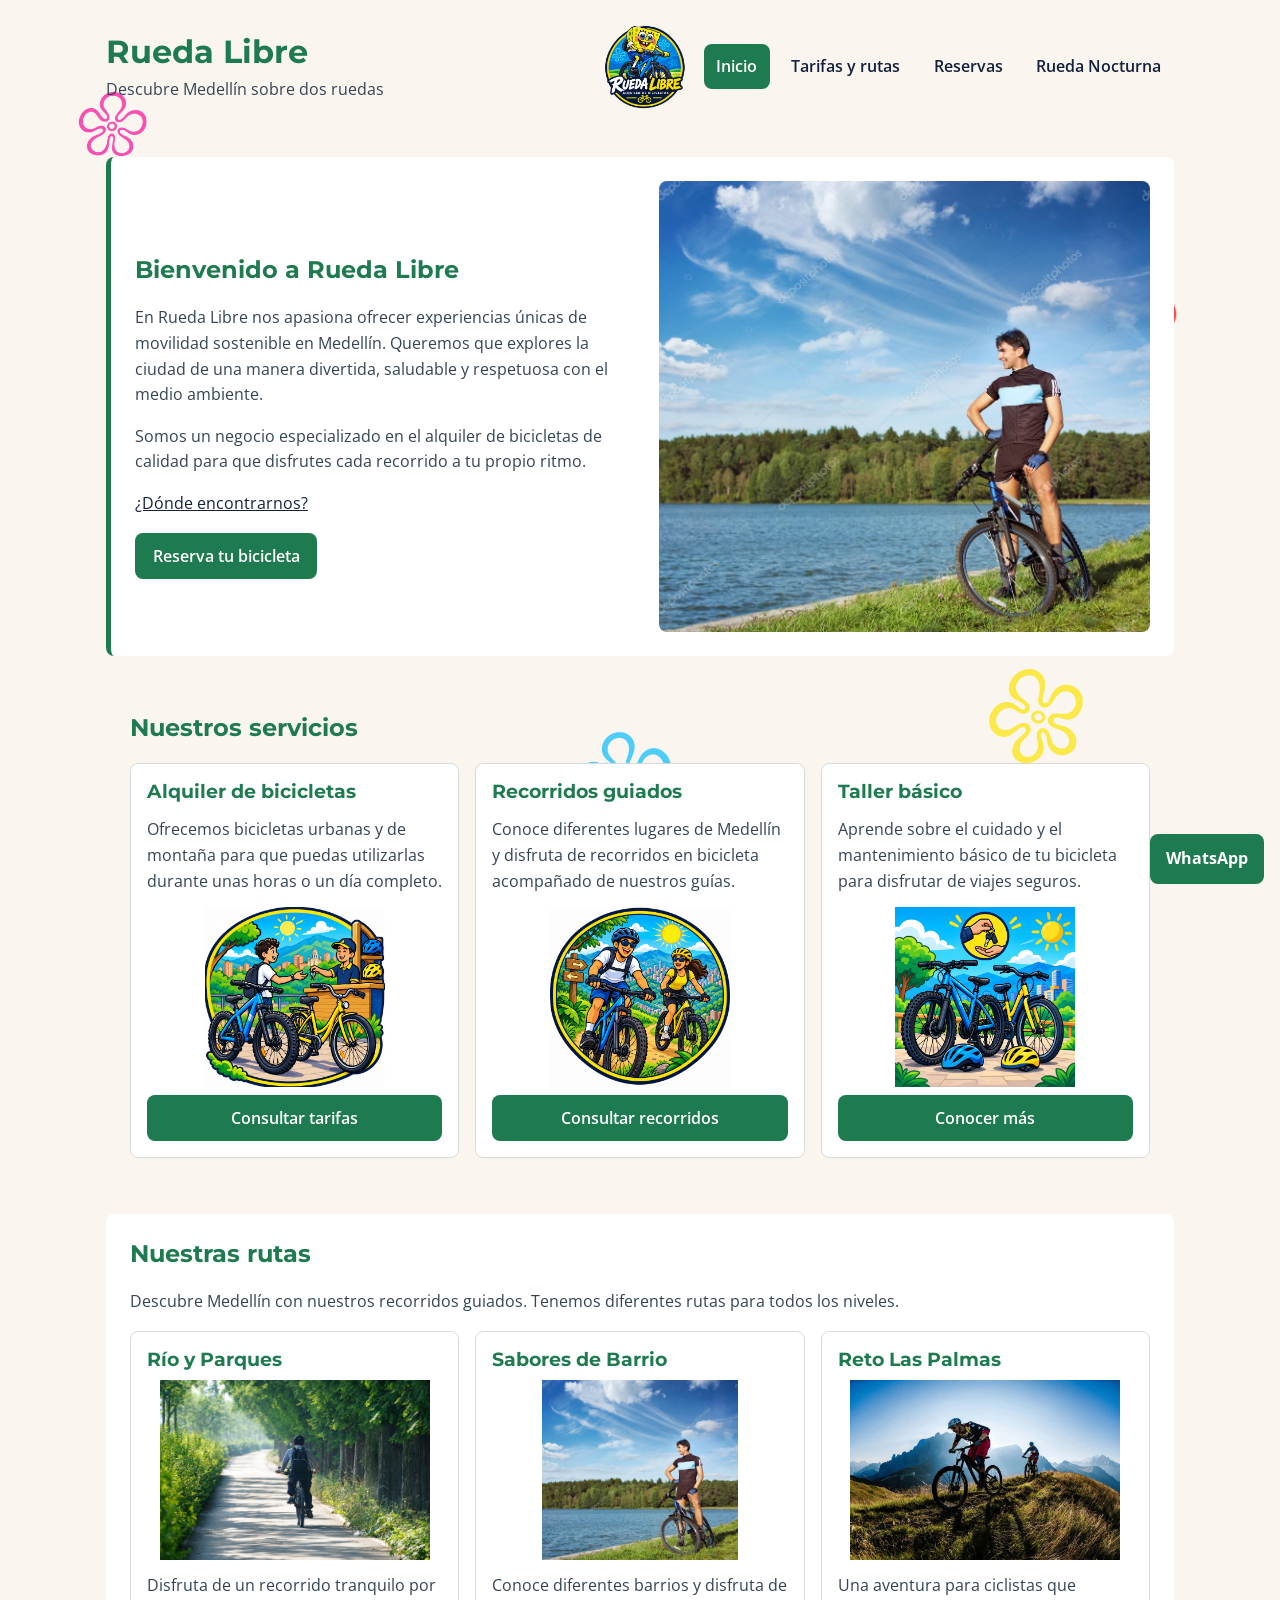
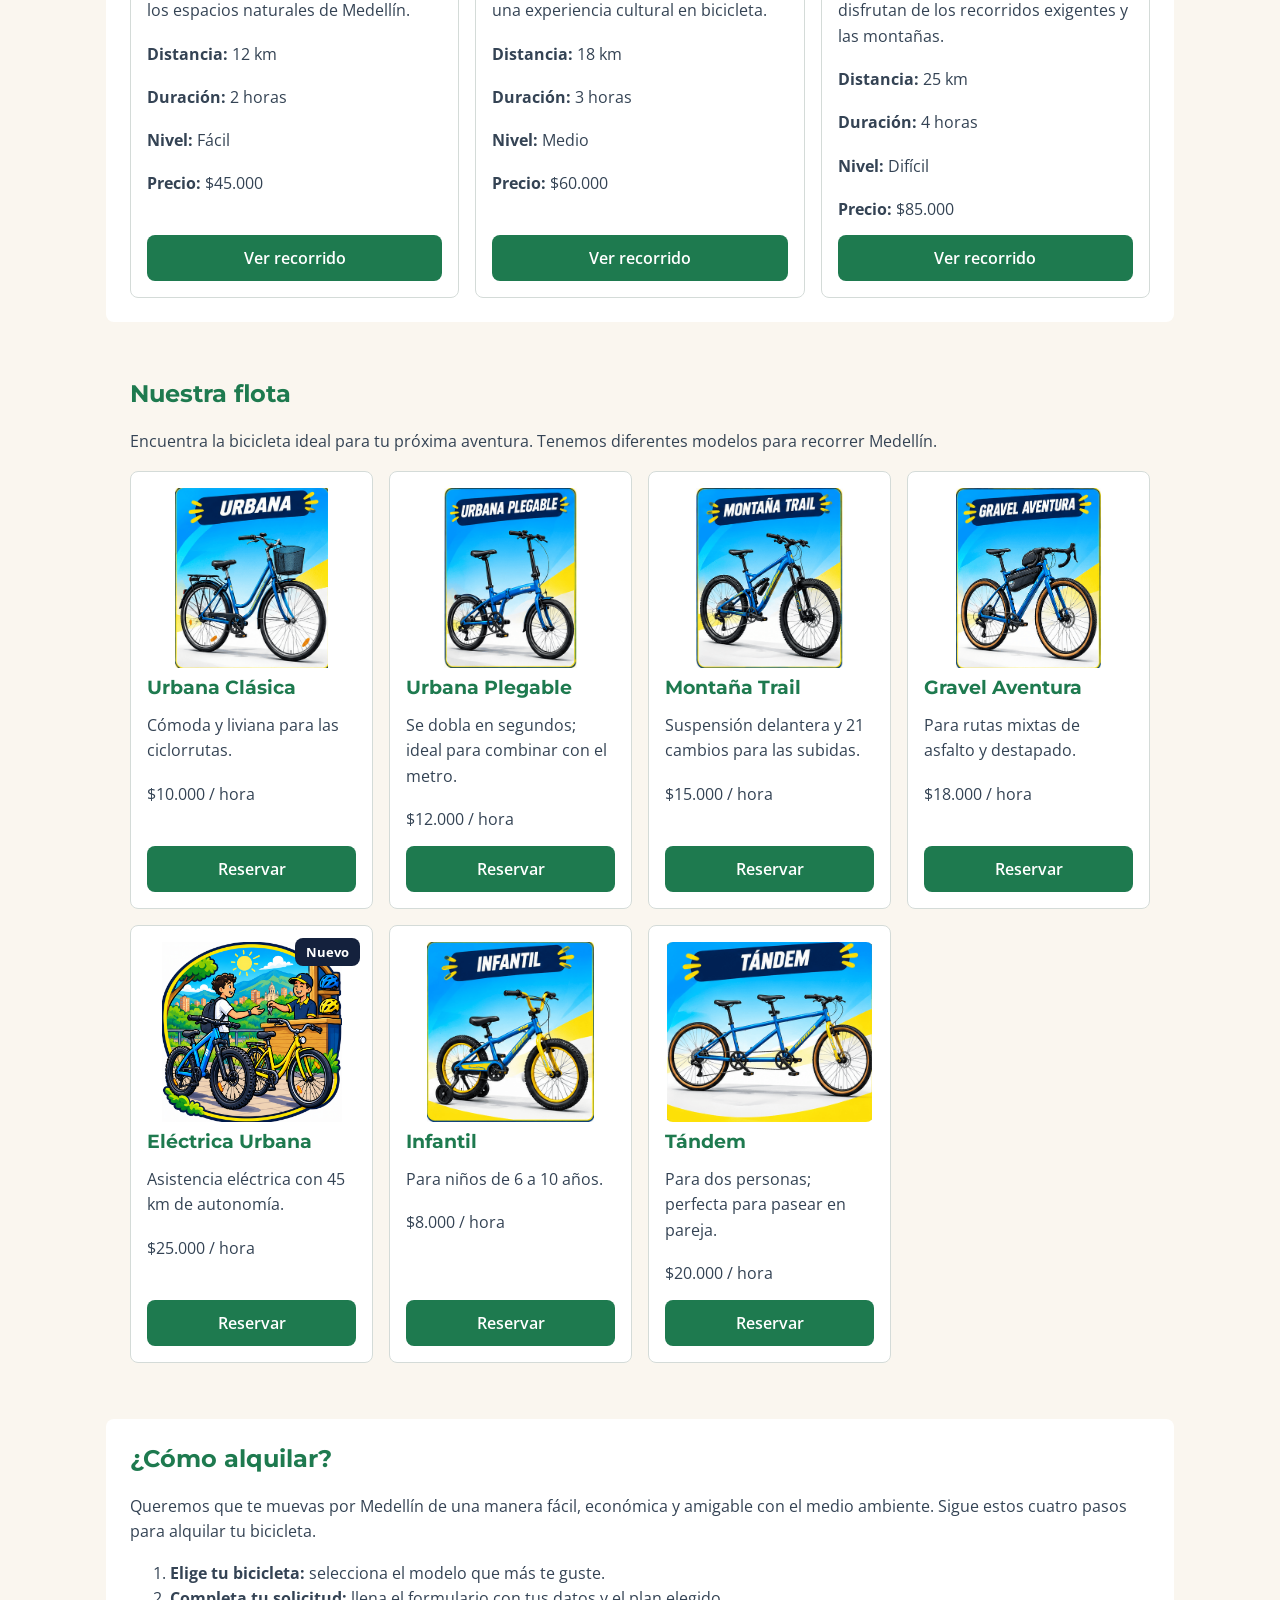
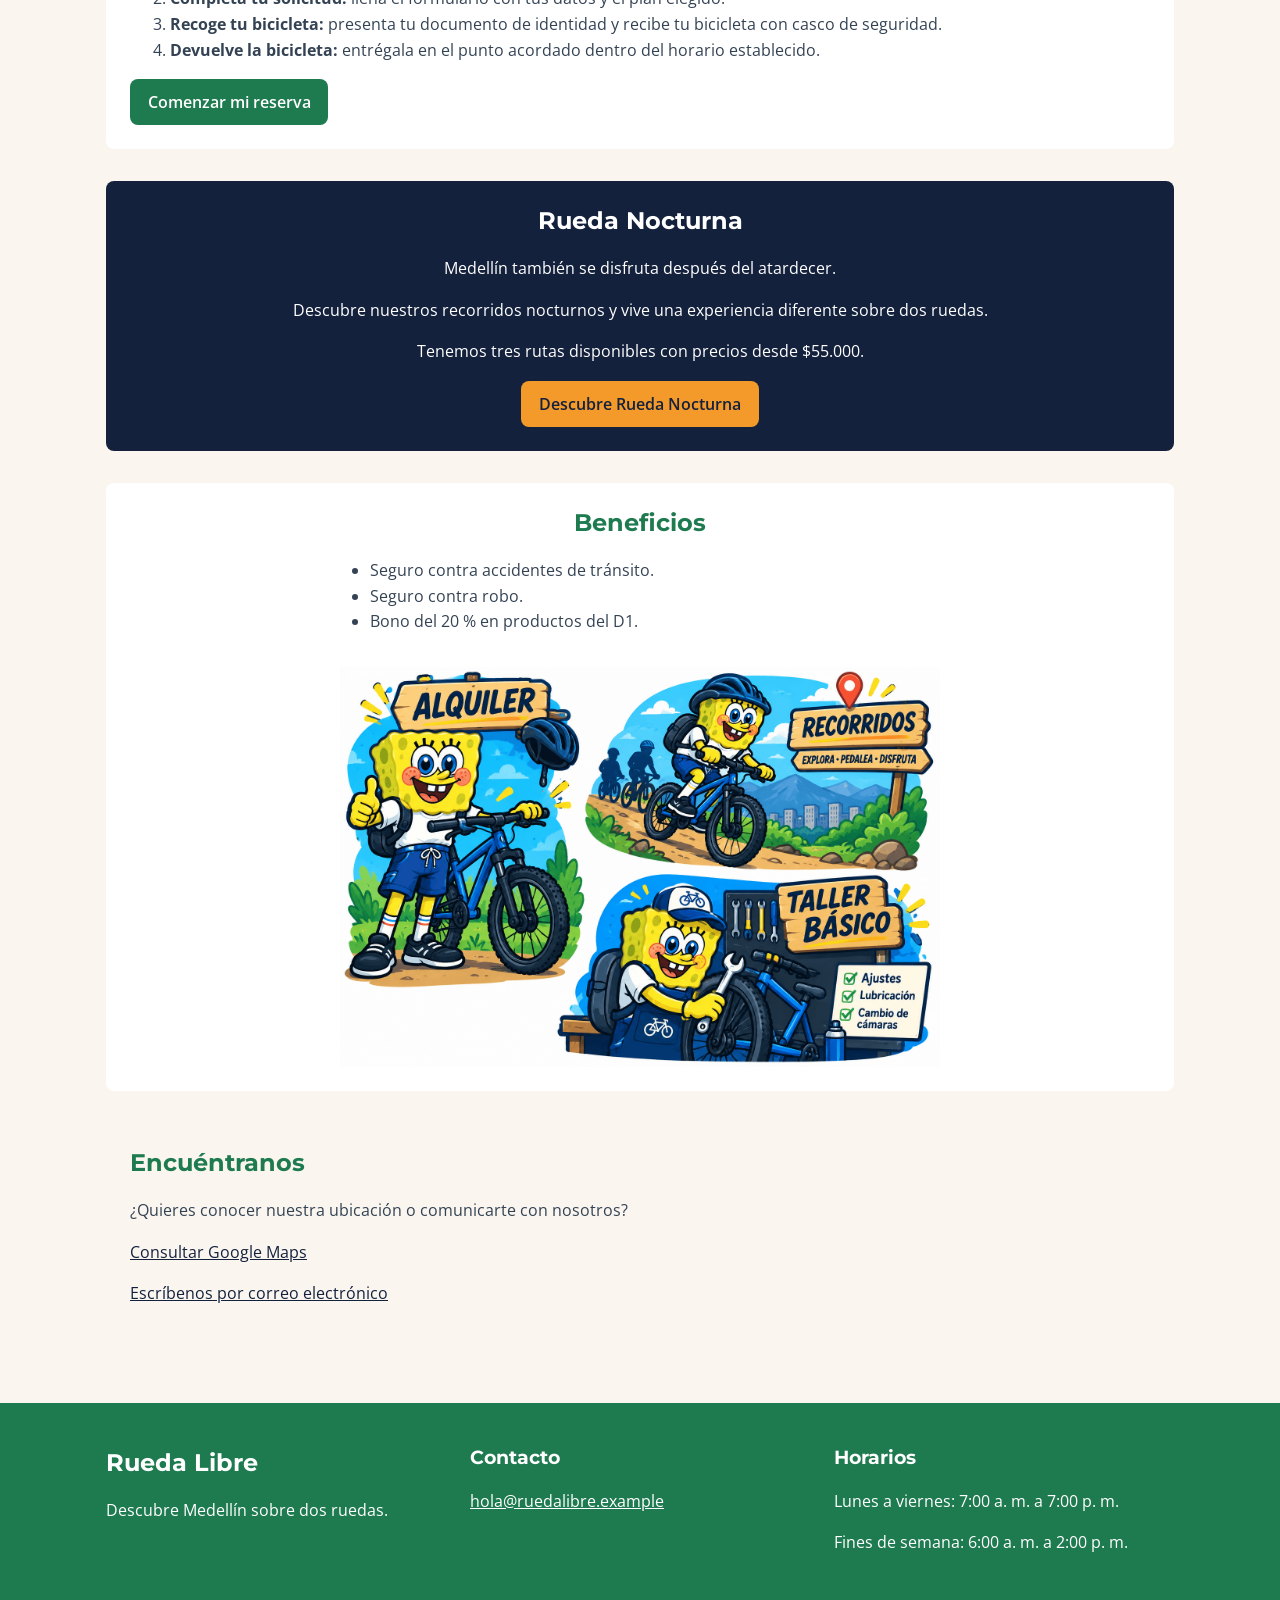
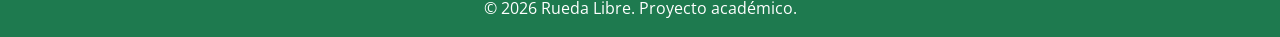
<file: index.html>
<!DOCTYPE html>
<html lang="es">

<head>
    <meta charset="UTF-8">
    <meta name="viewport" content="width=device-width, initial-scale=1.0">

    <title>Rueda Libre | Alquiler de bicicletas en Medellín</title>

    <meta name="description"
        content="Alquiler de bicicletas y recorridos guiados en Medellín con Rueda Libre.">

    <link rel="stylesheet" href="css/styles.css">

    <link rel="preconnect" href="https://fonts.googleapis.com">
    <link rel="preconnect" href="https://fonts.gstatic.com" crossorigin>
    <link
        href="https://fonts.googleapis.com/css2?family=Montserrat:wght@700&family=Open+Sans:wght@400;600&display=swap"
        rel="stylesheet">
</head>

<body>

    <div class="particulas" aria-hidden="true">
        <img class="flor flor-1" src="img/imagen15.png.png" alt="">
        <img class="flor flor-2" src="img/imagen.16.png" alt="">
        <img class="flor flor-3" src="img/imagen.17.png" alt="">
        <img class="flor flor-4" src="img/imagen.18.png" alt="">
        <img class="flor flor-5" src="img/imagen.19.png" alt="">
    </div>

    <header class="encabezado">

        <div class="marca">
            <h1>Rueda Libre</h1>
            <p>Descubre Medellín sobre dos ruedas</p>
        </div>

        <img class="logo-rueda"
            src="img/imagen.4.png"
            alt="Logo de Rueda Libre">

        <nav aria-label="Navegación principal">
            <ul id="menu">
                <li>
                    <a href="index.html" class="activo" aria-current="page">
                        Inicio
                    </a>
                </li>
                <li>
                    <a href="paginas/tarifas.html">
                        Tarifas y rutas
                    </a>
                </li>
                <li>
                    <a href="paginas/reservas.html">
                        Reservas
                    </a>
                </li>
                <li>
                    <a href="nocturna/index.html">
                        Rueda Nocturna
                    </a>
                </li>
            </ul>
        </nav>

    </header>

    <main>

        <section class="portada">

            <div>
                <h2>Bienvenido a Rueda Libre</h2>

                <p>
                    En Rueda Libre nos apasiona ofrecer experiencias
                    únicas de movilidad sostenible en Medellín.
                    Queremos que explores la ciudad de una manera
                    divertida, saludable y respetuosa con el medio ambiente.
                </p>

                <p>
                    Somos un negocio especializado en el alquiler de
                    bicicletas de calidad para que disfrutes cada
                    recorrido a tu propio ritmo.
                </p>

                <p>
                    <a href="#encuentranos">
                        ¿Dónde encontrarnos?
                    </a>
                </p>

                <a href="paginas/reservas.html" class="boton">
                    Reserva tu bicicleta
                </a>
            </div>

            <div>
                <img src="img/imagen1.jpg" width="600"
                    alt="Ciclista junto a un lago durante un recorrido">
            </div>

        </section>

        <section id="servicios">

            <h2>Nuestros servicios</h2>

            <div class="cuadricula-servicios">

                <article class="servicio">

                    <h3>Alquiler de bicicletas</h3>

                    <p>
                        Ofrecemos bicicletas urbanas y de montaña
                        para que puedas utilizarlas durante unas
                        horas o un día completo.
                    </p>

                    <img src="img/imagen5.png"
                        alt="Bicicleta disponible para alquiler">

                    <a href="paginas/tarifas.html" class="boton">
                        Consultar tarifas
                    </a>

                </article>

                <article class="servicio">

                    <h3>Recorridos guiados</h3>

                    <p>
                        Conoce diferentes lugares de Medellín y disfruta
                        de recorridos en bicicleta acompañado de nuestros guías.
                    </p>

                    <img src="img/imagen6.png"
                        alt="Persona disfrutando un recorrido en bicicleta">

                    <a href="paginas/tarifas.html#recorridos" class="boton">
                        Consultar recorridos
                    </a>

                </article>

                <article class="servicio">

                    <h3>Taller básico</h3>

                    <p>
                        Aprende sobre el cuidado y el mantenimiento
                        básico de tu bicicleta para disfrutar
                        de viajes seguros.
                    </p>

                    <img src="img/imagen14.png"
                        alt="Taller de mantenimiento de bicicletas">

                    <a href="paginas/tarifas.html" class="boton">
                        Conocer más
                    </a>

                </article>

            </div>

        </section>

        <section id="rutas">

            <h2>Nuestras rutas</h2>

            <p>
                Descubre Medellín con nuestros recorridos guiados.
                Tenemos diferentes rutas para todos los niveles.
            </p>

            <div class="cuadricula-rutas">

                <article class="servicio">

                    <h3>Río y Parques</h3>

                    <img src="img/imagen3.png" width="400"
                        alt="Ciclista atravesando un camino rodeado de árboles">

                    <p>
                        Disfruta de un recorrido tranquilo por
                        los espacios naturales de Medellín.
                    </p>

                    <p><strong>Distancia:</strong> 12 km</p>
                    <p><strong>Duración:</strong> 2 horas</p>
                    <p><strong>Nivel:</strong> Fácil</p>
                    <p><strong>Precio:</strong> $45.000</p>

                    <a href="paginas/tarifas.html#recorridos" class="boton">
                        Ver recorrido
                    </a>

                </article>

                <article class="servicio">

                    <h3>Sabores de Barrio</h3>

                    <img src="img/imagen1.jpg" width="400"
                        alt="Ciclista en un paisaje natural">

                    <p>
                        Conoce diferentes barrios y disfruta
                        de una experiencia cultural en bicicleta.
                    </p>

                    <p><strong>Distancia:</strong> 18 km</p>
                    <p><strong>Duración:</strong> 3 horas</p>
                    <p><strong>Nivel:</strong> Medio</p>
                    <p><strong>Precio:</strong> $60.000</p>

                    <a href="paginas/tarifas.html#recorridos" class="boton">
                        Ver recorrido
                    </a>

                </article>

                <article class="servicio">

                    <h3>Reto Las Palmas</h3>

                    <img src="img/imagen2.png" width="400"
                        alt="Ciclistas pedaleando por una zona montañosa">

                    <p>
                        Una aventura para ciclistas que disfrutan
                        de los recorridos exigentes y las montañas.
                    </p>

                    <p><strong>Distancia:</strong> 25 km</p>
                    <p><strong>Duración:</strong> 4 horas</p>
                    <p><strong>Nivel:</strong> Difícil</p>
                    <p><strong>Precio:</strong> $85.000</p>

                    <a href="paginas/tarifas.html#recorridos" class="boton">
                        Ver recorrido
                    </a>

                </article>

            </div>

        </section>

        <section id="bicicletas">

            <h2>Nuestra flota</h2>

            <p>
                Encuentra la bicicleta ideal para tu próxima aventura.
                Tenemos diferentes modelos para recorrer Medellín.
            </p>

            <div class="cuadricula-flota">

                <article class="tarjeta-bicicleta">

                    <img src="img/imagen7.png"
                        alt="Bicicleta Urbana Clásica">

                    <h3>Urbana Clásica</h3>

                    <p>
                        Cómoda y liviana para las ciclorrutas.
                    </p>

                    <p>$10.000 / hora</p>

                    <a href="paginas/reservas.html#reservas" class="boton">
                        Reservar
                    </a>

                </article>

                <article class="tarjeta-bicicleta">

                    <img src="img/imagen8.png"
                        alt="Bicicleta Urbana Plegable">

                    <h3>Urbana Plegable</h3>

                    <p>
                        Se dobla en segundos; ideal para combinar con el metro.
                    </p>

                    <p>$12.000 / hora</p>

                    <a href="paginas/reservas.html#reservas" class="boton">
                        Reservar
                    </a>

                </article>

                <article class="tarjeta-bicicleta">

                    <img src="img/imagen9.png"
                        alt="Bicicleta Montaña Trail">

                    <h3>Montaña Trail</h3>

                    <p>
                        Suspensión delantera y 21 cambios para las subidas.
                    </p>

                    <p>$15.000 / hora</p>

                    <a href="paginas/reservas.html#reservas" class="boton">
                        Reservar
                    </a>

                </article>

                <article class="tarjeta-bicicleta">

                    <img src="img/imagen10.png"
                        alt="Bicicleta Gravel Aventura">

                    <h3>Gravel Aventura</h3>

                    <p>
                        Para rutas mixtas de asfalto y destapado.
                    </p>

                    <p>$18.000 / hora</p>

                    <a href="paginas/reservas.html#reservas" class="boton">
                        Reservar
                    </a>

                </article>

                <article class="tarjeta-bicicleta">

                    <img src="img/imagen5.png"
                        alt="Ilustración genérica de Rueda Libre; foto de la eléctrica pendiente">

                    <span class="etiqueta-nuevo">Nuevo</span>

                    <h3>Eléctrica Urbana</h3>

                    <p>
                        Asistencia eléctrica con 45 km de autonomía.
                    </p>

                    <p>$25.000 / hora</p>

                    <a href="paginas/reservas.html#reservas" class="boton">
                        Reservar
                    </a>

                </article>

                <article class="tarjeta-bicicleta">

                    <img src="img/imagen11.png"
                        alt="Bicicleta infantil">

                    <h3>Infantil</h3>

                    <p>
                        Para niños de 6 a 10 años.
                    </p>

                    <p>$8.000 / hora</p>

                    <a href="paginas/reservas.html#reservas" class="boton">
                        Reservar
                    </a>

                </article>

                <article class="tarjeta-bicicleta">

                    <img src="img/imagen12.png"
                        alt="Bicicleta Tándem para dos personas">

                    <h3>Tándem</h3>

                    <p>
                        Para dos personas; perfecta para pasear en pareja.
                    </p>

                    <p>$20.000 / hora</p>

                    <a href="paginas/reservas.html#reservas" class="boton">
                        Reservar
                    </a>

                </article>

            </div>

        </section>

        <section id="como-alquilar">

            <h2>¿Cómo alquilar?</h2>

            <p>
                Queremos que te muevas por Medellín de una manera fácil,
                económica y amigable con el medio ambiente.
                Sigue estos cuatro pasos para alquilar tu bicicleta.
            </p>

            <ol>
                <li>
                    <strong>Elige tu bicicleta:</strong>
                    selecciona el modelo que más te guste.
                </li>

                <li>
                    <strong>Completa tu solicitud:</strong>
                    llena el formulario con tus datos y el plan elegido.
                </li>

                <li>
                    <strong>Recoge tu bicicleta:</strong>
                    presenta tu documento de identidad y recibe
                    tu bicicleta con casco de seguridad.
                </li>

                <li>
                    <strong>Devuelve la bicicleta:</strong>
                    entrégala en el punto acordado dentro
                    del horario establecido.
                </li>
            </ol>

            <a href="paginas/reservas.html" class="boton">
                Comenzar mi reserva
            </a>

        </section>

        <section id="rueda-nocturna">

            <h2>Rueda Nocturna</h2>

            <p>
                Medellín también se disfruta después del atardecer.
            </p>

            <p>
                Descubre nuestros recorridos nocturnos y vive
                una experiencia diferente sobre dos ruedas.
            </p>

            <p>
                Tenemos tres rutas disponibles con precios
                desde $55.000.
            </p>

            <a href="nocturna/index.html" class="boton">
                Descubre Rueda Nocturna
            </a>

        </section>

        <section id="beneficios" class="seccion-beneficios">

            <h2>Beneficios</h2>

            <ul>
                <li>Seguro contra accidentes de tránsito.</li>
                <li>Seguro contra robo.</li>
                <li>Bono del 20 % en productos del D1.</li>
            </ul>

            <img class="imagen-beneficios"
                src="img/imagen13.png"
                alt="Beneficios de utilizar los servicios de Rueda Libre">

        </section>

        <section id="encuentranos">

            <h2>Encuéntranos</h2>

            <p>
                ¿Quieres conocer nuestra ubicación
                o comunicarte con nosotros?
            </p>

            <p>
                <a href="https://www.google.com/maps"
                    target="_blank"
                    rel="noopener noreferrer">
                    Consultar Google Maps
                </a>
            </p>

            <p>
                <a href="mailto:hola@ruedalibre.example">
                    Escríbenos por correo electrónico
                </a>
            </p>

        </section>

    </main>

    <footer>

        <div class="pie-contenedor">

            <div>
                <h2>Rueda Libre</h2>
                <p>Descubre Medellín sobre dos ruedas.</p>
            </div>

            <div>
                <h3>Contacto</h3>
                <p>
                    <a href="mailto:hola@ruedalibre.example">
                        hola@ruedalibre.example
                    </a>
                </p>
            </div>

            <div>
                <h3>Horarios</h3>
                <p>Lunes a viernes: 7:00 a. m. a 7:00 p. m.</p>
                <p>Fines de semana: 6:00 a. m. a 2:00 p. m.</p>
            </div>

        </div>

        <p class="derechos">
            &copy; 2026 Rueda Libre. Proyecto académico.
        </p>

    </footer>

    <a class="whatsapp"
        href="https://wa.me/?text=Conoce%20Rueda%20Libre%3A%20alquiler%20de%20bicicletas%20y%20recorridos%20por%20Medell%C3%ADn."
        target="_blank"
        rel="noopener noreferrer"
        aria-label="Compartir Rueda Libre por WhatsApp">
         WhatsApp
    </a>

</body>

</html>
</file>
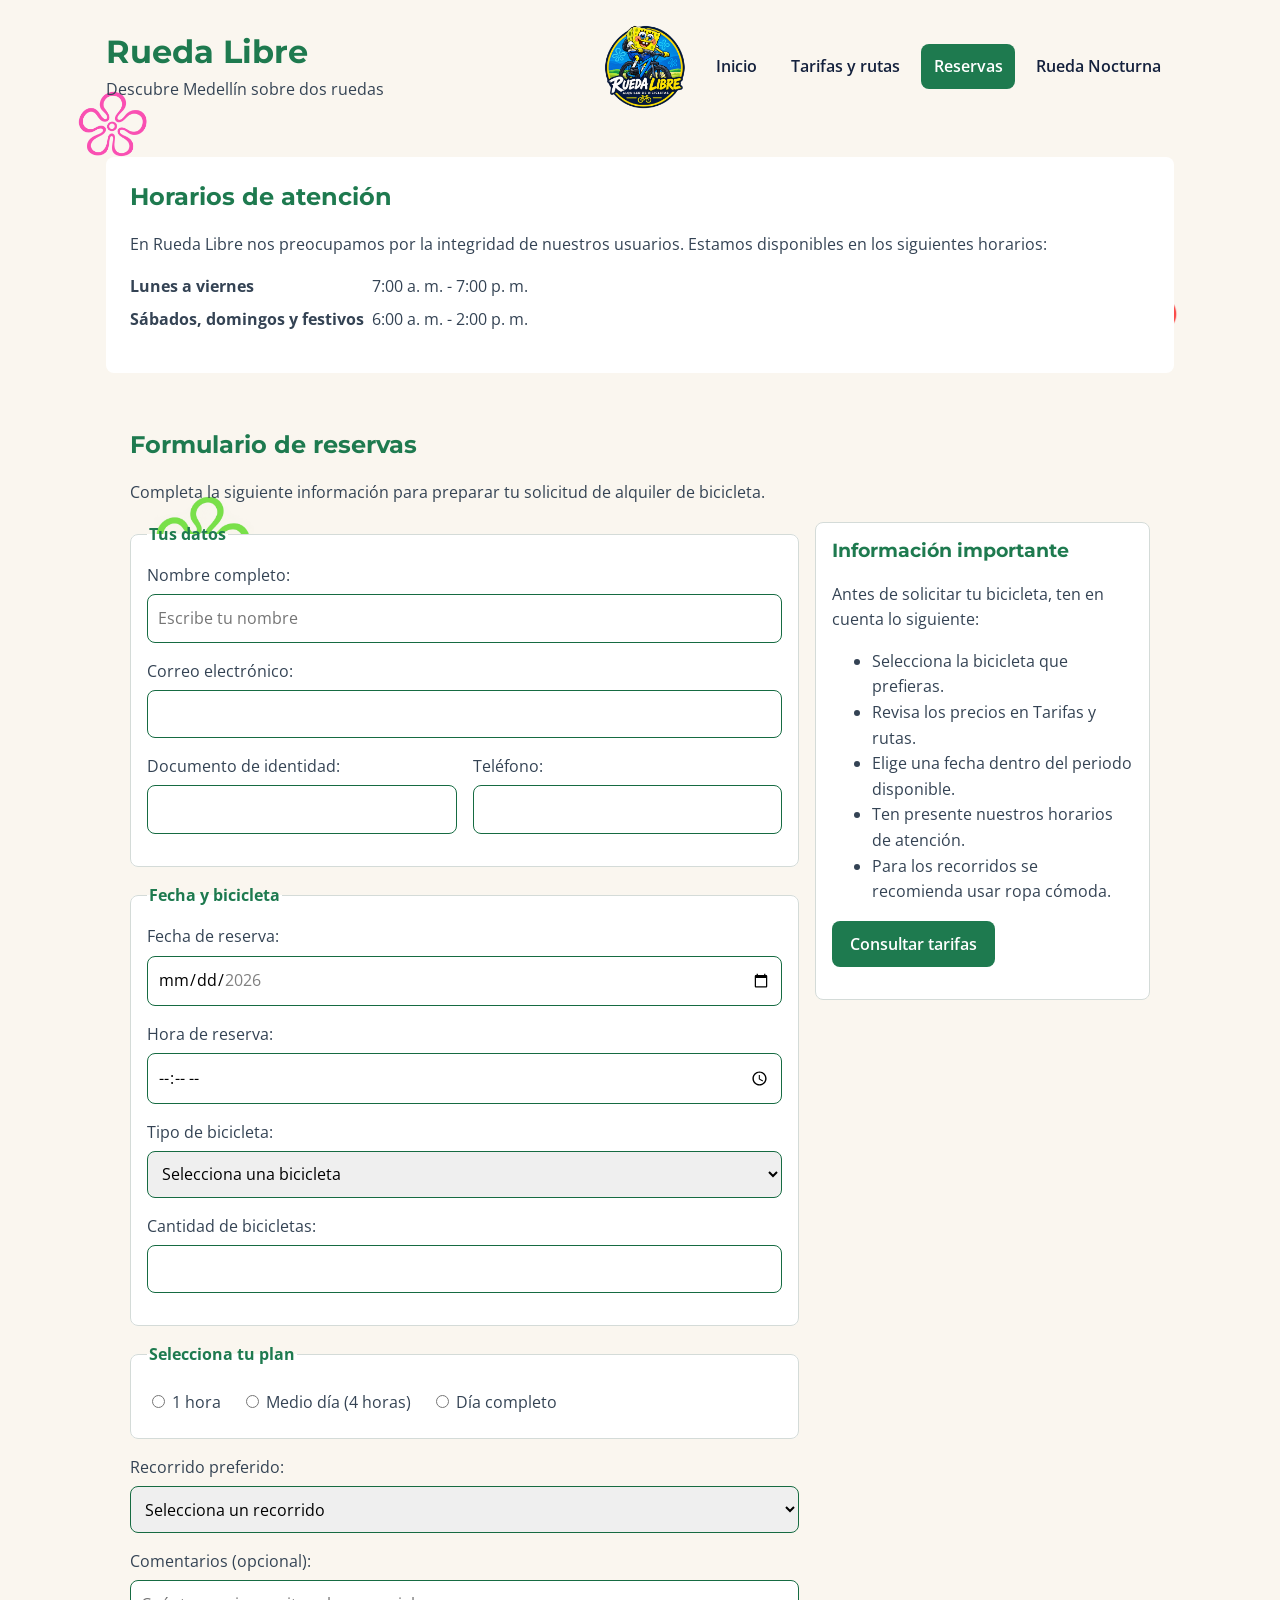
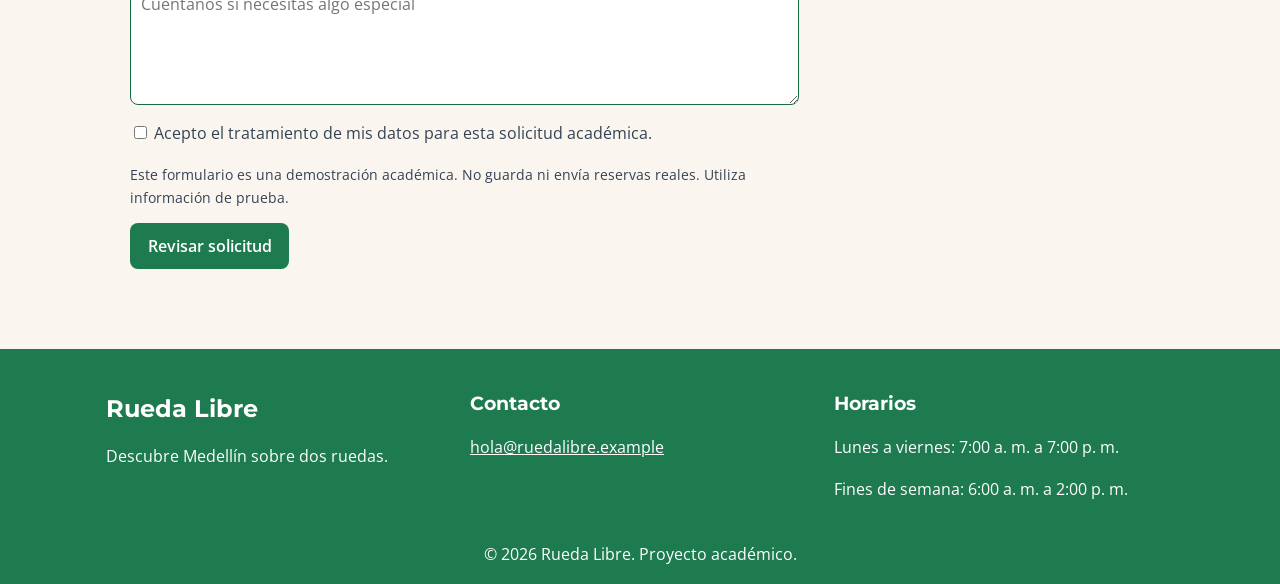
<file: paginas/reservas.html>
<!DOCTYPE html>
<html lang="es">

<head>
    <meta charset="UTF-8">
    <meta name="viewport" content="width=device-width, initial-scale=1.0">
    <meta name="description" content="Reserva tu bicicleta con Rueda Libre en Medellín.">

    <title>Reservas | Rueda Libre</title>

    <link rel="stylesheet" href="../css/styles.css">

    <link rel="preconnect" href="https://fonts.googleapis.com">
    <link rel="preconnect" href="https://fonts.gstatic.com" crossorigin>
    <link
        href="https://fonts.googleapis.com/css2?family=Montserrat:wght@700&family=Open+Sans:wght@400;600&display=swap"
        rel="stylesheet">
</head>

<body>



    <div class="particulas" aria-hidden="true">
        <img class="flor flor-1" src="../img/imagen15.png.png" alt="">
        <img class="flor flor-2" src="../img/imagen.16.png" alt="">
        <img class="flor flor-3" src="../img/imagen.17.png" alt="">
        <img class="flor flor-4" src="../img/imagen.18.png" alt="">
        <img class="flor flor-5" src="../img/imagen.19.png" alt="">
    </div>

    

    <header class="encabezado">

        <div class="marca">
            <h1>Rueda Libre</h1>
            <p>Descubre Medellín sobre dos ruedas</p>
        </div>

        <img class="logo-rueda"
            src="../img/imagen.4.png"
            alt="Logo de Rueda Libre">

        <nav aria-label="Navegación principal">
            <ul id="menu">
                <li>
                    <a href="../index.html">
                        Inicio
                    </a>
                </li>
                <li>
                    <a href="tarifas.html">
                        Tarifas y rutas
                    </a>
                </li>
                <li>
                    <a href="reservas.html" class="activo" aria-current="page">
                        Reservas
                    </a>
                </li>
                <li>
                    <a href="../nocturna/index.html">
                        Rueda Nocturna
                    </a>
                </li>
            </ul>
        </nav>

    </header>

    <main>

       

        <section id="horarios">

            <h2>Horarios de atención</h2>

            <p>
                En Rueda Libre nos preocupamos por la integridad
                de nuestros usuarios. Estamos disponibles en
                los siguientes horarios:
            </p>

            <dl>
                <dt>Lunes a viernes</dt>
                <dd>7:00 a. m. - 7:00 p. m.</dd>

                <dt>Sábados, domingos y festivos</dt>
                <dd>6:00 a. m. - 2:00 p. m.</dd>
            </dl>

        </section>

        <!-- RESERVAS -->

        <section id="reservas">

            <h2>Formulario de reservas</h2>

            <p>
                Completa la siguiente información para preparar
                tu solicitud de alquiler de bicicleta.
            </p>

            <div class="contenido-reservas">

              

                <form action="#reservas" method="post"
                    onsubmit="event.preventDefault(); alert('Demostración académica: no se envió ninguna reserva.');">

                    <fieldset>

                        <legend>Tus datos</legend>

                        <div class="campo-formulario">
                            <label for="nombre">Nombre completo:</label>
                            <input type="text"
                                id="nombre"
                                name="nombre"
                                placeholder="Escribe tu nombre"
                                autocomplete="name"
                                minlength="3"
                                required>
                        </div>

                        <div class="campo-formulario">
                            <label for="correo">Correo electrónico:</label>
                            <input type="email"
                                id="correo"
                                name="correo"
                                autocomplete="email"
                                required>
                        </div>

                        <!-- Dos campos relacionados en la misma fila -->
                        <div class="fila-campos">
                            <div class="campo-formulario">
                                <label for="documento">Documento de identidad:</label>
                                <input type="text"
                                    id="documento"
                                    name="documento"
                                    pattern="[0-9]{6,10}"
                                    title="Ingresa entre 6 y 10 dígitos"
                                    inputmode="numeric"
                                    required>
                            </div>

                            <div class="campo-formulario">
                                <label for="telefono">Teléfono:</label>
                                <input type="tel"
                                    id="telefono"
                                    name="telefono"
                                    pattern="3[0-9]{9}"
                                    title="Ingresa 10 dígitos y comienza por 3"
                                    inputmode="numeric"
                                    autocomplete="tel"
                                    required>
                            </div>
                        </div>

                    </fieldset>

                    <fieldset>

                        <legend>Fecha y bicicleta</legend>

                        <div class="campo-formulario">
                            <label for="fecha">Fecha de reserva:</label>
                            <input type="date"
                                id="fecha"
                                name="fecha"
                                min="2026-11-01"
                                max="2026-12-31"
                                required>
                        </div>

                        <div class="campo-formulario">
                            <label for="hora">Hora de reserva:</label>
                            <input type="time"
                                id="hora"
                                name="hora"
                                required>
                        </div>

                        <div class="campo-formulario">
                            <label for="bicicleta">Tipo de bicicleta:</label>

                            <select id="bicicleta" name="bicicleta" required>
                                <option value="">Selecciona una bicicleta</option>
                                <option value="urbana-clasica">Urbana Clásica</option>
                                <option value="urbana-plegable">Urbana Plegable</option>
                                <option value="montana-trail">Montaña Trail</option>
                                <option value="gravel-aventura">Gravel Aventura</option>
                                <option value="electrica-urbana">Eléctrica Urbana</option>
                                <option value="infantil">Infantil</option>
                                <option value="tandem">Tándem</option>
                            </select>
                        </div>

                        <div class="campo-formulario">
                            <label for="cantidad">Cantidad de bicicletas:</label>
                            <input type="number"
                                id="cantidad"
                                name="cantidad"
                                min="1"
                                max="6"
                                required>
                        </div>

                    </fieldset>

                    <fieldset>

                        <legend>Selecciona tu plan</legend>

                        <label>
                            <input type="radio"
                                name="plan"
                                value="1 hora"
                                required>
                            1 hora
                        </label>

                        <label>
                            <input type="radio"
                                name="plan"
                                value="medio dia">
                            Medio día (4 horas)
                        </label>

                        <label>
                            <input type="radio"
                                name="plan"
                                value="dia completo">
                            Día completo
                        </label>

                    </fieldset>

                    <div class="campo-formulario">

                        <label for="recorrido">Recorrido preferido:</label>

                        <select id="recorrido" name="recorrido" required>
                            <option value="">Selecciona un recorrido</option>
                            <option value="ninguno">Ninguno (solo alquiler)</option>
                            <option value="ruta-1">Río y Parques</option>
                            <option value="ruta-2">Sabores de Barrio</option>
                            <option value="ruta-3">Reto Las Palmas</option>
                        </select>

                    </div>

                    <div class="campo-formulario">

                        <label for="comentarios">Comentarios (opcional):</label>

                        <textarea id="comentarios"
                            name="comentarios" maxlength="300"
                            rows="4"
                            placeholder="Cuéntanos si necesitas algo especial"></textarea>

                    </div>

                    <label class="aceptacion">
                        <input type="checkbox" name="acepta" required>
                        Acepto el tratamiento de mis datos para esta solicitud académica.
                    </label>

                    <p class="nota">
                        Este formulario es una demostración académica.
                        No guarda ni envía reservas reales.
                        Utiliza información de prueba.
                    </p>

                    <button type="submit" class="boton">
                        Revisar solicitud
                    </button>

                </form>
                

                <aside>

                    <h3>Información importante</h3>

                    <p>
                        Antes de solicitar tu bicicleta,
                        ten en cuenta lo siguiente:
                    </p>

                    <ul>
                        <li>Selecciona la bicicleta que prefieras.</li>
                        <li>Revisa los precios en Tarifas y rutas.</li>
                        <li>Elige una fecha dentro del periodo disponible.</li>
                        <li>Ten presente nuestros horarios de atención.</li>
                        <li>Para los recorridos se recomienda usar ropa cómoda.</li>
                    </ul>

                    <p>
                        <a href="tarifas.html" class="boton">
                            Consultar tarifas
                        </a>
                    </p>

                </aside>

            </div>

        </section>

    </main>



    <footer>

        <div class="pie-contenedor">

            <div>
                <h2>Rueda Libre</h2>
                <p>Descubre Medellín sobre dos ruedas.</p>
            </div>

            <div>
                <h3>Contacto</h3>
                <p>
                    <a href="mailto:hola@ruedalibre.example">
                        hola@ruedalibre.example
                    </a>
                </p>
            </div>

            <div>
                <h3>Horarios</h3>
                <p>Lunes a viernes: 7:00 a. m. a 7:00 p. m.</p>
                <p>Fines de semana: 6:00 a. m. a 2:00 p. m.</p>
            </div>

        </div>

        <p class="derechos">
            &copy; 2026 Rueda Libre. Proyecto académico.
        </p>

    </footer>

</body>

</html>
</file>
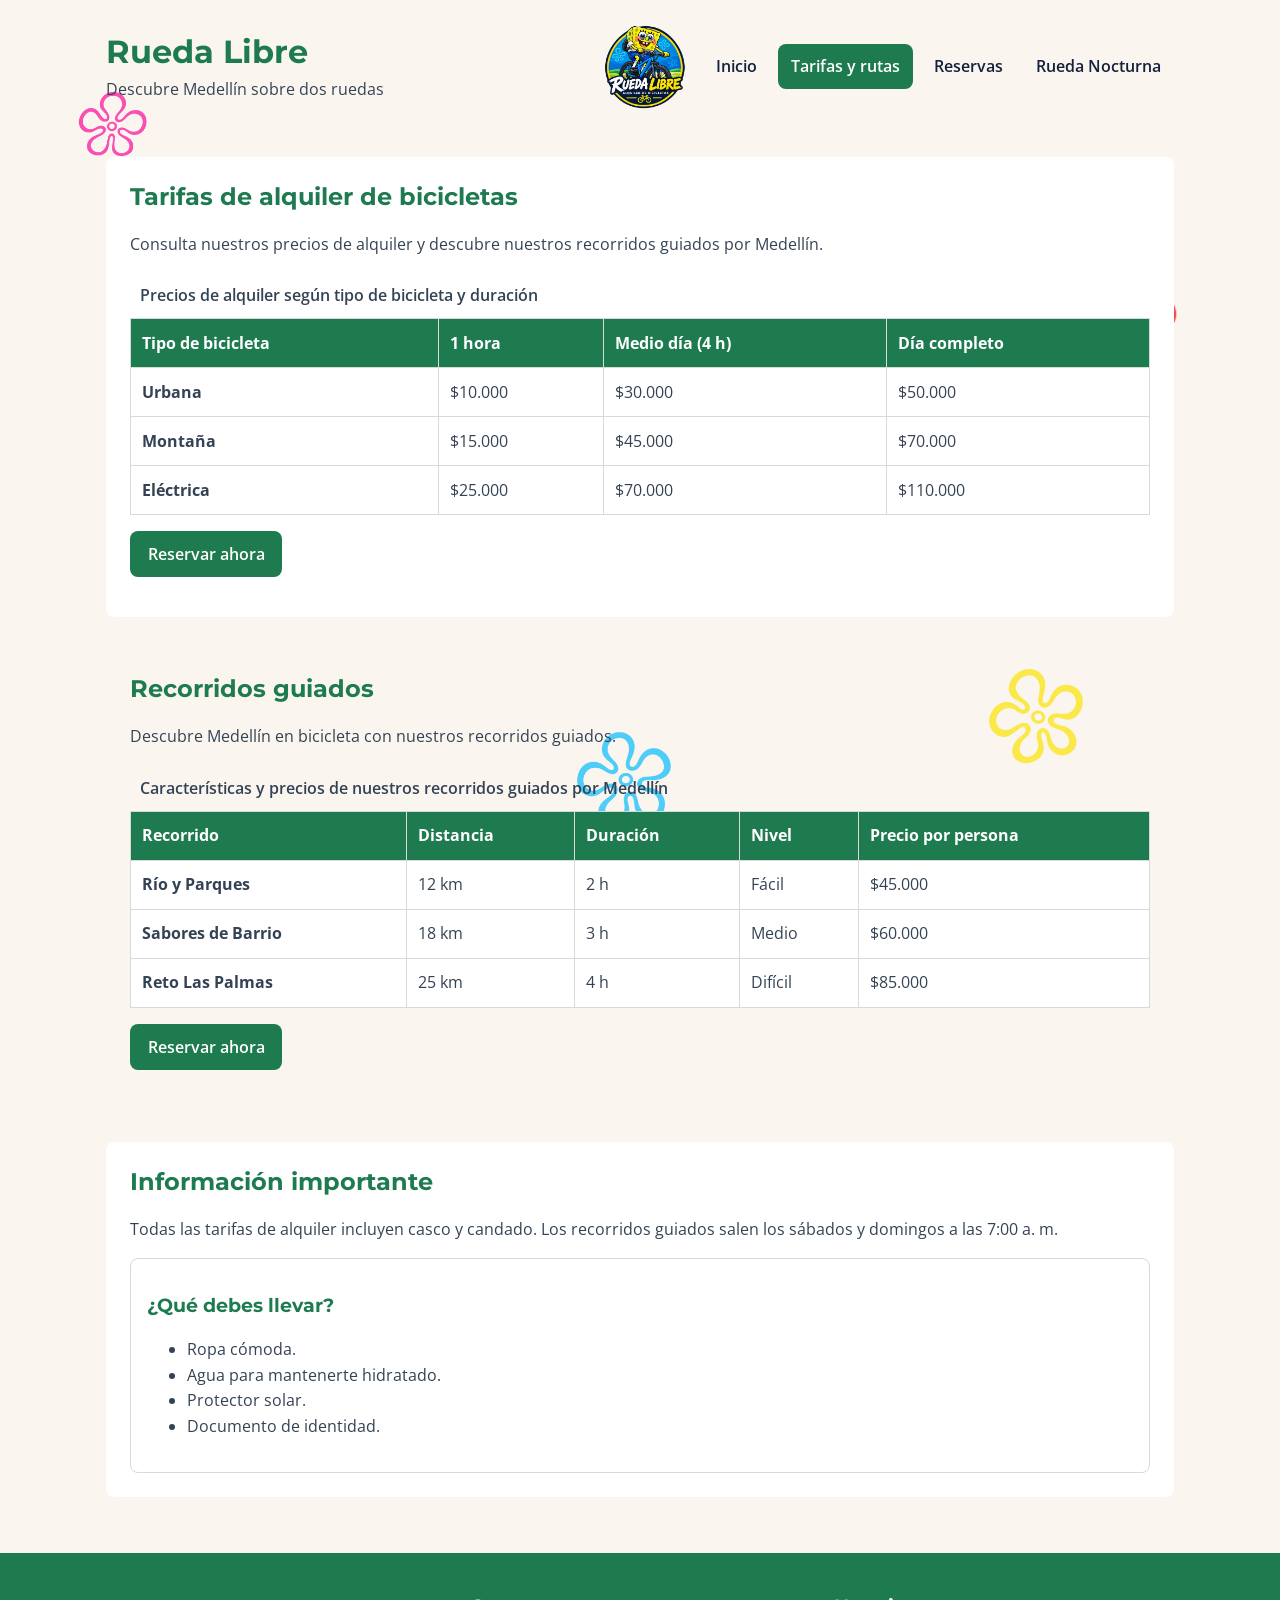
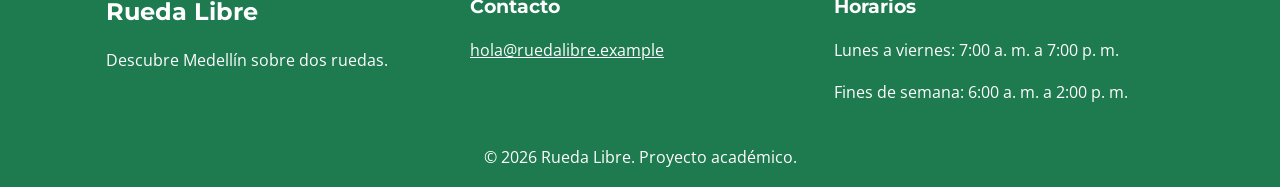
<file: paginas/tarifas.html>
<!DOCTYPE html>
<html lang="es">

<head>
    <meta charset="UTF-8">
    <meta name="viewport" content="width=device-width, initial-scale=1.0">

    <meta name="description"
        content="Consulta las tarifas de alquiler de bicicletas y los precios de los recorridos guiados de Rueda Libre en Medellín.">

    <title>Tarifas y recorridos | Rueda Libre</title>

    <link rel="stylesheet" href="../css/styles.css">

    <link rel="preconnect" href="https://fonts.googleapis.com">
    <link rel="preconnect" href="https://fonts.gstatic.com" crossorigin>
    <link
        href="https://fonts.googleapis.com/css2?family=Montserrat:wght@700&family=Open+Sans:wght@400;600&display=swap"
        rel="stylesheet">
</head>

<body>



    <div class="particulas" aria-hidden="true">
        <img class="flor flor-1" src="../img/imagen15.png.png" alt="">
        <img class="flor flor-2" src="../img/imagen.16.png" alt="">
        <img class="flor flor-3" src="../img/imagen.17.png" alt="">
        <img class="flor flor-4" src="../img/imagen.18.png" alt="">
        <img class="flor flor-5" src="../img/imagen.19.png" alt="">
    </div>

  

    <header class="encabezado">

        <div class="marca">
            <h1>Rueda Libre</h1>
            <p>Descubre Medellín sobre dos ruedas</p>
        </div>

        <img class="logo-rueda"
            src="../img/imagen.4.png"
            alt="Logo de Rueda Libre">

        <nav aria-label="Navegación principal">
            <ul id="menu">
                <li>
                    <a href="../index.html">
                        Inicio
                    </a>
                </li>

                <li>
                    <a href="tarifas.html" class="activo" aria-current="page">
                        Tarifas y rutas
                    </a>
                </li>

                <li>
                    <a href="reservas.html">
                        Reservas
                    </a>
                </li>

                <li>
                    <a href="../nocturna/index.html">
                        Rueda Nocturna
                    </a>
                </li>
            </ul>
        </nav>

    </header>

    <main>

       

        <section id="tarifas-alquiler">

            <h2>Tarifas de alquiler de bicicletas</h2>

            <p>
                Consulta nuestros precios de alquiler y descubre
                nuestros recorridos guiados por Medellín.
            </p>

            <div class="tabla-contenedor">

                <table>

                    <caption>
                        Precios de alquiler según tipo de bicicleta y duración
                    </caption>

                    <thead>
                        <tr>
                            <th scope="col">Tipo de bicicleta</th>
                            <th scope="col">1 hora</th>
                            <th scope="col">Medio día (4 h)</th>
                            <th scope="col">Día completo</th>
                        </tr>
                    </thead>

                    <tbody>
                        <tr>
                            <th scope="row">Urbana</th>
                            <td>$10.000</td>
                            <td>$30.000</td>
                            <td>$50.000</td>
                        </tr>

                        <tr>
                            <th scope="row">Montaña</th>
                            <td>$15.000</td>
                            <td>$45.000</td>
                            <td>$70.000</td>
                        </tr>

                        <tr>
                            <th scope="row">Eléctrica</th>
                            <td>$25.000</td>
                            <td>$70.000</td>
                            <td>$110.000</td>
                        </tr>
                    </tbody>

                </table>

            </div>

            <p>
                <a href="reservas.html" class="boton">
                    Reservar ahora
                </a>
            </p>

        </section>

        

        <section id="recorridos">

            <h2>Recorridos guiados</h2>

            <p>
                Descubre Medellín en bicicleta con nuestros
                recorridos guiados.
            </p>

            <div class="tabla-contenedor">

                <table>

                    <caption>
                        Características y precios de nuestros recorridos guiados por Medellín
                    </caption>

                    <thead>
                        <tr>
                            <th scope="col">Recorrido</th>
                            <th scope="col">Distancia</th>
                            <th scope="col">Duración</th>
                            <th scope="col">Nivel</th>
                            <th scope="col">Precio por persona</th>
                        </tr>
                    </thead>

                    <tbody>
                        <tr>
                            <th scope="row">Río y Parques</th>
                            <td>12 km</td>
                            <td>2 h</td>
                            <td>Fácil</td>
                            <td>$45.000</td>
                        </tr>

                        <tr>
                            <th scope="row">Sabores de Barrio</th>
                            <td>18 km</td>
                            <td>3 h</td>
                            <td>Medio</td>
                            <td>$60.000</td>
                        </tr>

                        <tr>
                            <th scope="row">Reto Las Palmas</th>
                            <td>25 km</td>
                            <td>4 h</td>
                            <td>Difícil</td>
                            <td>$85.000</td>
                        </tr>
                    </tbody>

                </table>

            </div>

            <p>
                <a href="reservas.html" class="boton">
                    Reservar ahora
                </a>
            </p>

        </section>

        

        <section id="informacion">

            <h2>Información importante</h2>

            <p>
                Todas las tarifas de alquiler incluyen casco y candado.
                Los recorridos guiados salen los sábados y domingos
                a las 7:00 a. m.
            </p>

            <aside>

                <h3>¿Qué debes llevar?</h3>

                <ul>
                    <li>Ropa cómoda.</li>
                    <li>Agua para mantenerte hidratado.</li>
                    <li>Protector solar.</li>
                    <li>Documento de identidad.</li>
                </ul>

            </aside>

        </section>

    </main>

  

    <footer>

        <div class="pie-contenedor">

            <div>
                <h2>Rueda Libre</h2>
                <p>Descubre Medellín sobre dos ruedas.</p>
            </div>

            <div>
                <h3>Contacto</h3>
                <p>
                    <a href="mailto:hola@ruedalibre.example">
                        hola@ruedalibre.example
                    </a>
                </p>
            </div>

            <div>
                <h3>Horarios</h3>
                <p>Lunes a viernes: 7:00 a. m. a 7:00 p. m.</p>
                <p>Fines de semana: 6:00 a. m. a 2:00 p. m.</p>
            </div>

        </div>

        <p class="derechos">
            &copy; 2026 Rueda Libre. Proyecto académico.
        </p>

    </footer>

</body>

</html>
</file>
<file: css/styles.css>
/* 1. Variables que reutilizamos en Rueda Libre */
:root {
    --verde-ruta: #1e7a4f;
    --verde-oscuro: #166b42;
    --naranja-pedal: #f39a2b;
    --azul-noche: #14213d;
    --crema: #faf6ef;
    --blanco: #fff;
    --texto: #344354;
    --borde: #d4dbd8;
    --espacio: 1rem;
    --radio: 8px;
    --ancho: 1100px;
    --fuente-texto: "Open Sans", sans-serif;
    --fuente-titulo: "Montserrat", sans-serif;
}

/* 2. Estilos generales: empezamos por el celular */
* { box-sizing: border-box; }
html { scroll-behavior: smooth; }
body {
    margin: 0;
    background: var(--crema);
    color: var(--texto);
    font: 400 1rem/1.6 var(--fuente-texto);
}
h1, h2, h3 {
    color: var(--verde-ruta);
    font-family: var(--fuente-titulo);
    line-height: 1.3;
}
img { max-width: 100%; height: auto; }
a { color: var(--azul-noche); }
a:hover { text-decoration: underline; }
a:focus-visible, button:focus-visible, input:focus-visible,
select:focus-visible, textarea:focus-visible {
    outline: 3px solid var(--naranja-pedal);
    outline-offset: 2px;
}

/* 3. Encabezado y navegación */
.encabezado, main, .pie-contenedor {
    max-width: var(--ancho);
    margin: auto;
    padding: 1.5rem var(--espacio);
}
.encabezado {
    display: flex;
    flex-direction: column;
    align-items: center;
    gap: var(--espacio);
    text-align: center;
}
.marca h1 { margin: 0; }
.marca p { margin: .25rem 0 0; }
.logo-rueda { width: 85px; height: 85px; object-fit: contain; }
nav ul {
    display: flex;
    flex-wrap: wrap;
    justify-content: center;
    gap: .5rem;
    list-style: none;
    margin: 0;
    padding: 0;
}
nav a {
    display: inline-block;
    padding: .6rem .8rem;
    border-radius: var(--radio);
    font-weight: 600;
    text-decoration: none;
}
nav a:hover, nav a.activo, nav a[aria-current="page"] {
    background: var(--verde-ruta);
    color: var(--blanco);
    text-decoration: none;
}

/* 4. Secciones y portada */
main > section {
    margin-bottom: 2rem;
    padding: 1.5rem;
    border-radius: var(--radio);
}
main > section:nth-of-type(odd) { background: var(--blanco); }
section > h2 { margin-top: 0; }
.portada { display: grid; gap: 2rem; align-items: center; }
main > .portada {
    background: #eaf5ed;
    border-left: 5px solid var(--verde-ruta);
}
.portada img { display: block; width: 100%; border-radius: var(--radio); }

/* 5. Botones y tarjetas reutilizables */
.boton, button[type="submit"] {
    display: inline-block;
    padding: .75rem 1.1rem;
    border: 0;
    border-radius: var(--radio);
    background: var(--verde-ruta);
    color: var(--blanco);
    font: 600 1rem var(--fuente-texto);
    text-align: center;
    text-decoration: none;
    cursor: pointer;
}
.boton:hover, button[type="submit"]:hover {
    background: var(--verde-oscuro);
    color: var(--blanco);
    text-decoration: none;
}
.cuadricula-servicios, .cuadricula-rutas, .cuadricula-flota {
    display: grid;
    grid-template-columns: 1fr;
    gap: var(--espacio);
}
/* La flota se adapta automáticamente, sin media queries propias. */
.cuadricula-flota {
    grid-template-columns: repeat(auto-fit, minmax(min(100%, 220px), 1fr));
}
.servicio, .tarjeta-bicicleta, aside, fieldset {
    padding: var(--espacio);
    border: 1px solid var(--borde);
    border-radius: var(--radio);
    background: var(--blanco);
}
.servicio, .tarjeta-bicicleta {
    display: flex;
    flex-direction: column;
    gap: .5rem;
}
.servicio h3, .tarjeta-bicicleta h3 { margin: 0; }
.servicio p, .tarjeta-bicicleta p { margin: .3rem 0; }
.servicio img, .tarjeta-bicicleta img {
    display: block;
    width: 100%;
    height: 180px;
    object-fit: contain;
    border-radius: var(--radio);
}
.servicio .boton, .tarjeta-bicicleta .boton { margin-top: auto; }
.tarjeta-bicicleta { position: relative; }
.etiqueta-nuevo {
    position: absolute;
    top: .75rem;
    right: .75rem;
    padding: .25rem .7rem;
    background: var(--azul-noche);
    color: var(--blanco);
    border-radius: var(--radio);
    font-size: .8rem;
    font-weight: 700;
}

/* 6. Secciones destacadas */
#rueda-nocturna { background: var(--azul-noche); text-align: center; }
#rueda-nocturna h2, #rueda-nocturna p { color: var(--blanco); }
#rueda-nocturna .boton {
    background: var(--naranja-pedal);
    color: var(--azul-noche);
}
.seccion-beneficios { text-align: center; }
.seccion-beneficios ul {
    max-width: 620px;
    margin: 1rem auto 2rem;
    text-align: left;
}
.imagen-beneficios {
    display: block;
    width: 100%;
    max-width: 800px;
    max-height: 400px;
    object-fit: contain;
    margin: auto;
    border-radius: var(--radio);
}

/* 7. Tablas y formularios */
.tabla-contenedor { width: 100%; overflow-x: auto; }
table {
    width: 100%;
    border-collapse: collapse;
    background: var(--blanco);
    font-size: .85rem;
}
caption { padding: .6rem; text-align: left; font-weight: 600; }
th, td {
    padding: .35rem;
    border: 1px solid var(--borde);
    text-align: left;
    overflow-wrap: anywhere;
}
thead { background: var(--verde-ruta); color: var(--blanco); }
form { width: 100%; max-width: 720px; margin: auto; }
fieldset { margin: 0 0 var(--espacio); min-width: 0; }
legend { color: var(--verde-ruta); font-weight: 700; }
.campo-formulario, .campo {
    display: grid;
    gap: .35rem;
    margin-bottom: var(--espacio);
}
.fila-campos { display: grid; gap: var(--espacio); }
input:not([type="radio"]):not([type="checkbox"]), select, textarea {
    width: 100%;
    padding: .65rem;
    border: 1px solid var(--verde-oscuro);
    border-radius: var(--radio);
    font: inherit;
}
fieldset > label { display: inline-block; margin: .4rem 1rem .4rem 0; }
.aceptacion { display: block; margin-bottom: var(--espacio); }
.nota { font-size: .9rem; }
.contenido-reservas { display: grid; gap: var(--espacio); align-items: start; }
.contenido-reservas form { max-width: none; min-width: 0; }
.contenido-reservas aside h3 { margin-top: 0; }
dl { display: grid; gap: .5rem; }
dt { font-weight: 700; }
dd { margin: 0; }

/* 8. Pie de página */
footer { background: var(--verde-ruta); color: var(--blanco); }
footer h2, footer h3, footer a { color: var(--blanco); }
.pie-contenedor { display: grid; gap: 1.5rem; }
.derechos { margin: 0; padding: 0 1rem 1rem; text-align: center; }

/* 9. Flores decorativas */
.particulas {
    position: fixed;
    inset: 0;
    z-index: 0;
    overflow: hidden;
    pointer-events: none;
}
.flor {
    position: absolute;
    width: 60px;
    opacity: .7;
    animation: flotar 8s ease-in-out infinite alternate;
}
.flor-1 { top: 10%; left: 5%; }
.flor-2 { top: 30%; right: 8%; animation-delay: 2s; }
.flor-3 { top: 55%; left: 12%; animation-delay: 4s; }
.flor-4 { bottom: 15%; right: 15%; animation-delay: 1s; }
.flor-5 { bottom: 8%; left: 45%; animation-delay: 3s; }
@keyframes flotar {
    from { transform: translateY(0) rotate(0deg); }
    to { transform: translateY(-16px) rotate(12deg); }
}
body > header, body > main, body > footer { position: relative; z-index: 1; }

/* 10. Acceso de contacto (se activará al disponer de un número real) */
.whatsapp {
    position: fixed;
    right: 1rem;
    bottom: 1rem;
    z-index: 5;
    margin: 0;
    padding: .75rem 1rem;
    border-radius: var(--radio);
    background: var(--verde-ruta);
    color: var(--blanco);
    font-weight: 700;
    text-decoration: none;
}

.whatsapp:hover {
    background: var(--verde-oscuro);
    color: var(--blanco);
}

/* 11. Tablet y escritorio: solo cambiamos lo necesario */
@media (min-width: 768px) {
    .encabezado {
        flex-direction: row;
        justify-content: space-between;
        text-align: left;
    }
    .marca { flex: 1 1 200px; }
    .portada { grid-template-columns: 1fr 1fr; }
    .cuadricula-servicios, .cuadricula-rutas { grid-template-columns: repeat(2, 1fr); }
    .fila-campos { grid-template-columns: 1fr 1fr; }
    .pie-contenedor { grid-template-columns: repeat(3, 1fr); }
    dl { grid-template-columns: max-content 1fr; }
    table { font-size: 1rem; }
    th, td { padding: .7rem; overflow-wrap: normal; }
    .flor { width: 100px; }
}
@media (min-width: 1200px) {
    .cuadricula-servicios, .cuadricula-rutas { grid-template-columns: repeat(3, 1fr); }
    .contenido-reservas { grid-template-columns: 2fr 1fr; }
}
@media (prefers-reduced-motion: reduce) {
    html { scroll-behavior: auto; }
    .flor { animation: none; }
}
</file>
